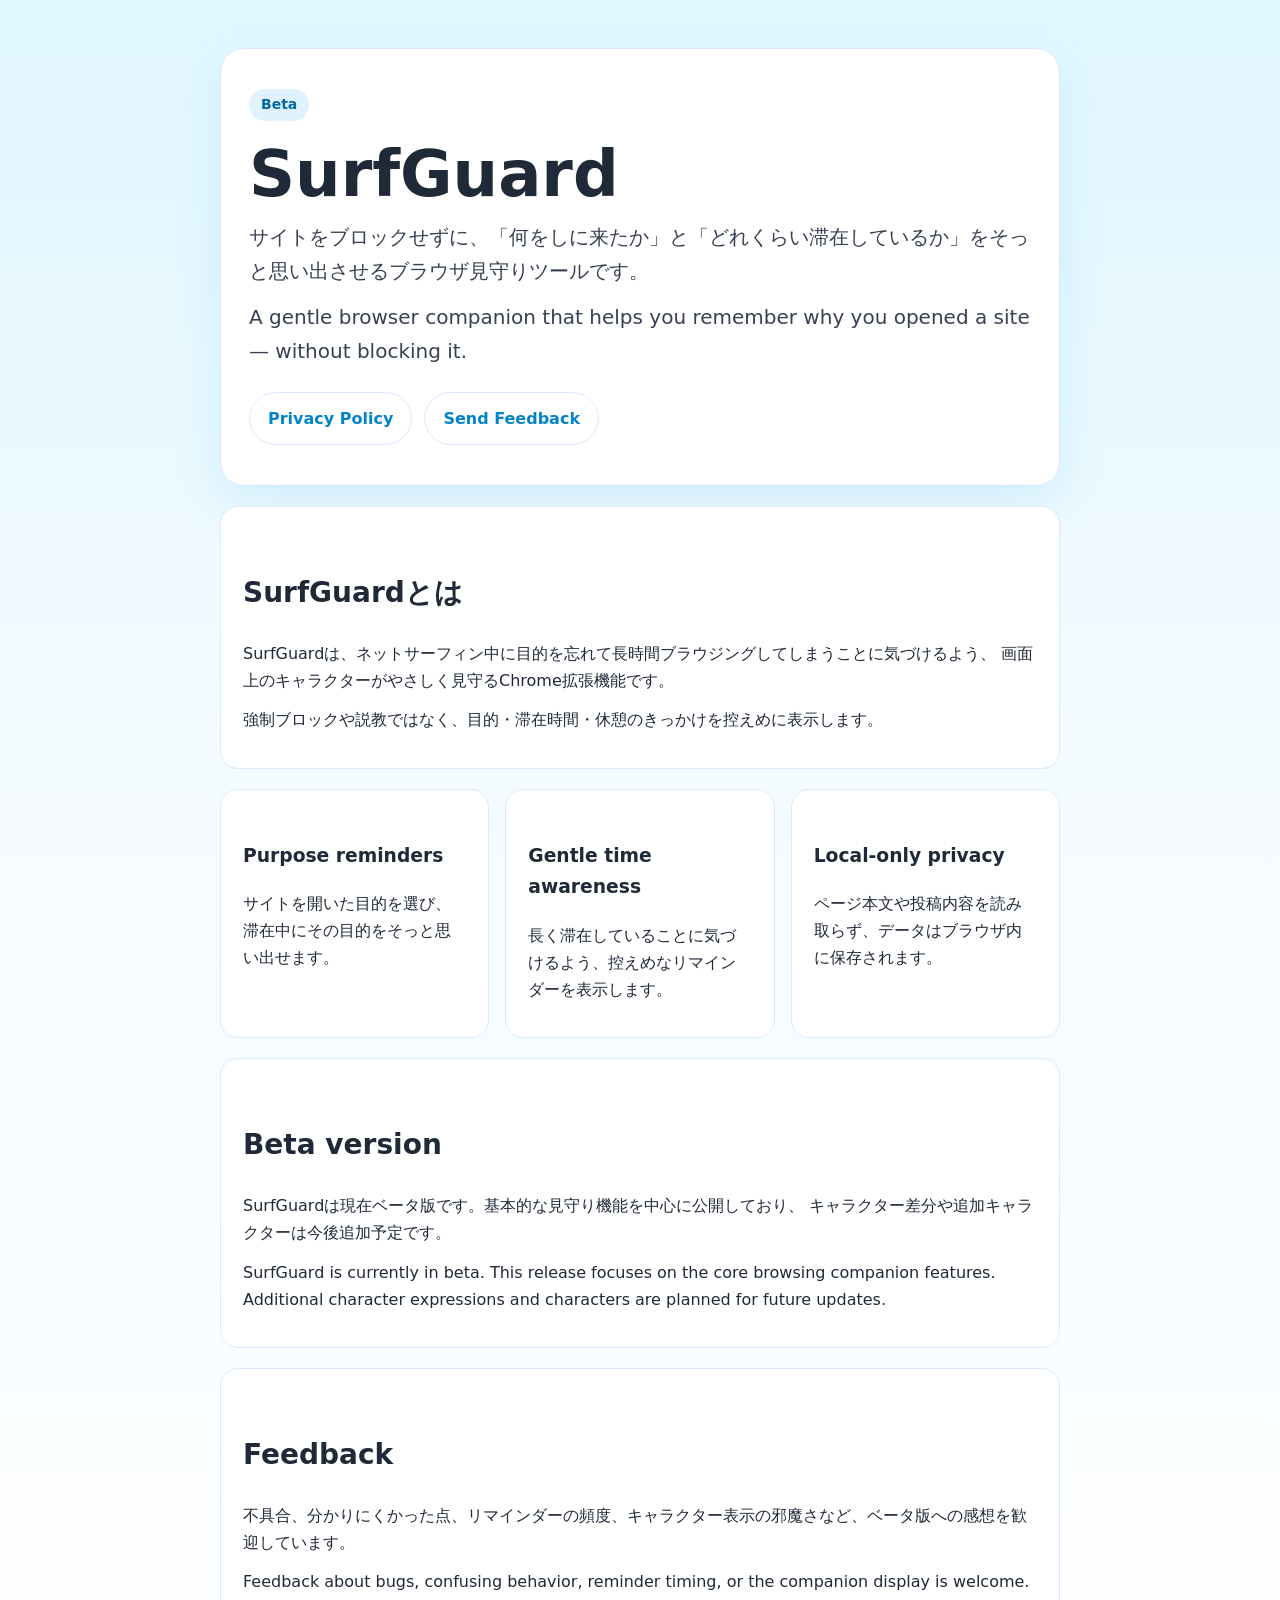
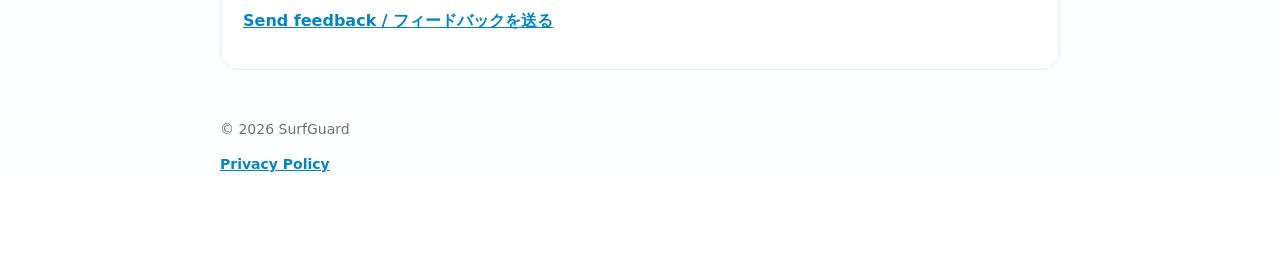
<file: index.html>
<!doctype html>
<html lang="ja">
<head>
  <meta charset="utf-8">
  <title>SurfGuard - Gentle browsing companion</title>
  <meta name="viewport" content="width=device-width, initial-scale=1">
  <meta name="description" content="SurfGuard is a gentle Chrome extension that helps you remember why you opened a site without blocking your browsing.">
  <link rel="stylesheet" href="./style.css">
</head>
<body>
  <main>
    <section class="hero">
      <span class="badge">Beta</span>
      <h1>SurfGuard</h1>

      <p class="lead">
        サイトをブロックせずに、「何をしに来たか」と「どれくらい滞在しているか」をそっと思い出させるブラウザ見守りツールです。
      </p>

      <p class="lead">
        A gentle browser companion that helps you remember why you opened a site — without blocking it.
      </p>

      <div class="button-row">
        <a class="button secondary" href="./privacy.html">Privacy Policy</a>
        <a class="button secondary" href="https://docs.google.com/forms/d/e/1FAIpQLSchtyDY9oQes76oaLsYjVr55i9IT2gR5FN0SwGCWLtFIF5DYA/viewform">Send Feedback</a>
      </div>
    </section>

    <section class="card">
      <h2>SurfGuardとは</h2>

      <p>
        SurfGuardは、ネットサーフィン中に目的を忘れて長時間ブラウジングしてしまうことに気づけるよう、
        画面上のキャラクターがやさしく見守るChrome拡張機能です。
      </p>

      <p>
        強制ブロックや説教ではなく、目的・滞在時間・休憩のきっかけを控えめに表示します。
      </p>
    </section>

    <section class="grid">
      <div class="card">
        <h3>Purpose reminders</h3>
        <p>
          サイトを開いた目的を選び、滞在中にその目的をそっと思い出せます。
        </p>
      </div>

      <div class="card">
        <h3>Gentle time awareness</h3>
        <p>
          長く滞在していることに気づけるよう、控えめなリマインダーを表示します。
        </p>
      </div>

      <div class="card">
        <h3>Local-only privacy</h3>
        <p>
          ページ本文や投稿内容を読み取らず、データはブラウザ内に保存されます。
        </p>
      </div>
    </section>

    <section class="card">
      <h2>Beta version</h2>

      <p>
        SurfGuardは現在ベータ版です。基本的な見守り機能を中心に公開しており、
        キャラクター差分や追加キャラクターは今後追加予定です。
      </p>

      <p>
        SurfGuard is currently in beta. This release focuses on the core browsing companion features.
        Additional character expressions and characters are planned for future updates.
      </p>
    </section>

    <section class="card">
      <h2>Feedback</h2>

      <p>
        不具合、分かりにくかった点、リマインダーの頻度、キャラクター表示の邪魔さなど、ベータ版への感想を歓迎しています。
      </p>

      <p>
        Feedback about bugs, confusing behavior, reminder timing, or the companion display is welcome.
      </p>

      <p>
        <a href="https://docs.google.com/forms/d/e/1FAIpQLSchtyDY9oQes76oaLsYjVr55i9IT2gR5FN0SwGCWLtFIF5DYA/viewform">Send feedback / フィードバックを送る</a>
      </p>
    </section>

    <footer>
      <p>© 2026 SurfGuard</p>
      <p><a href="./privacy.html">Privacy Policy</a></p>
    </footer>
  </main>
</body>
</html>
</file>
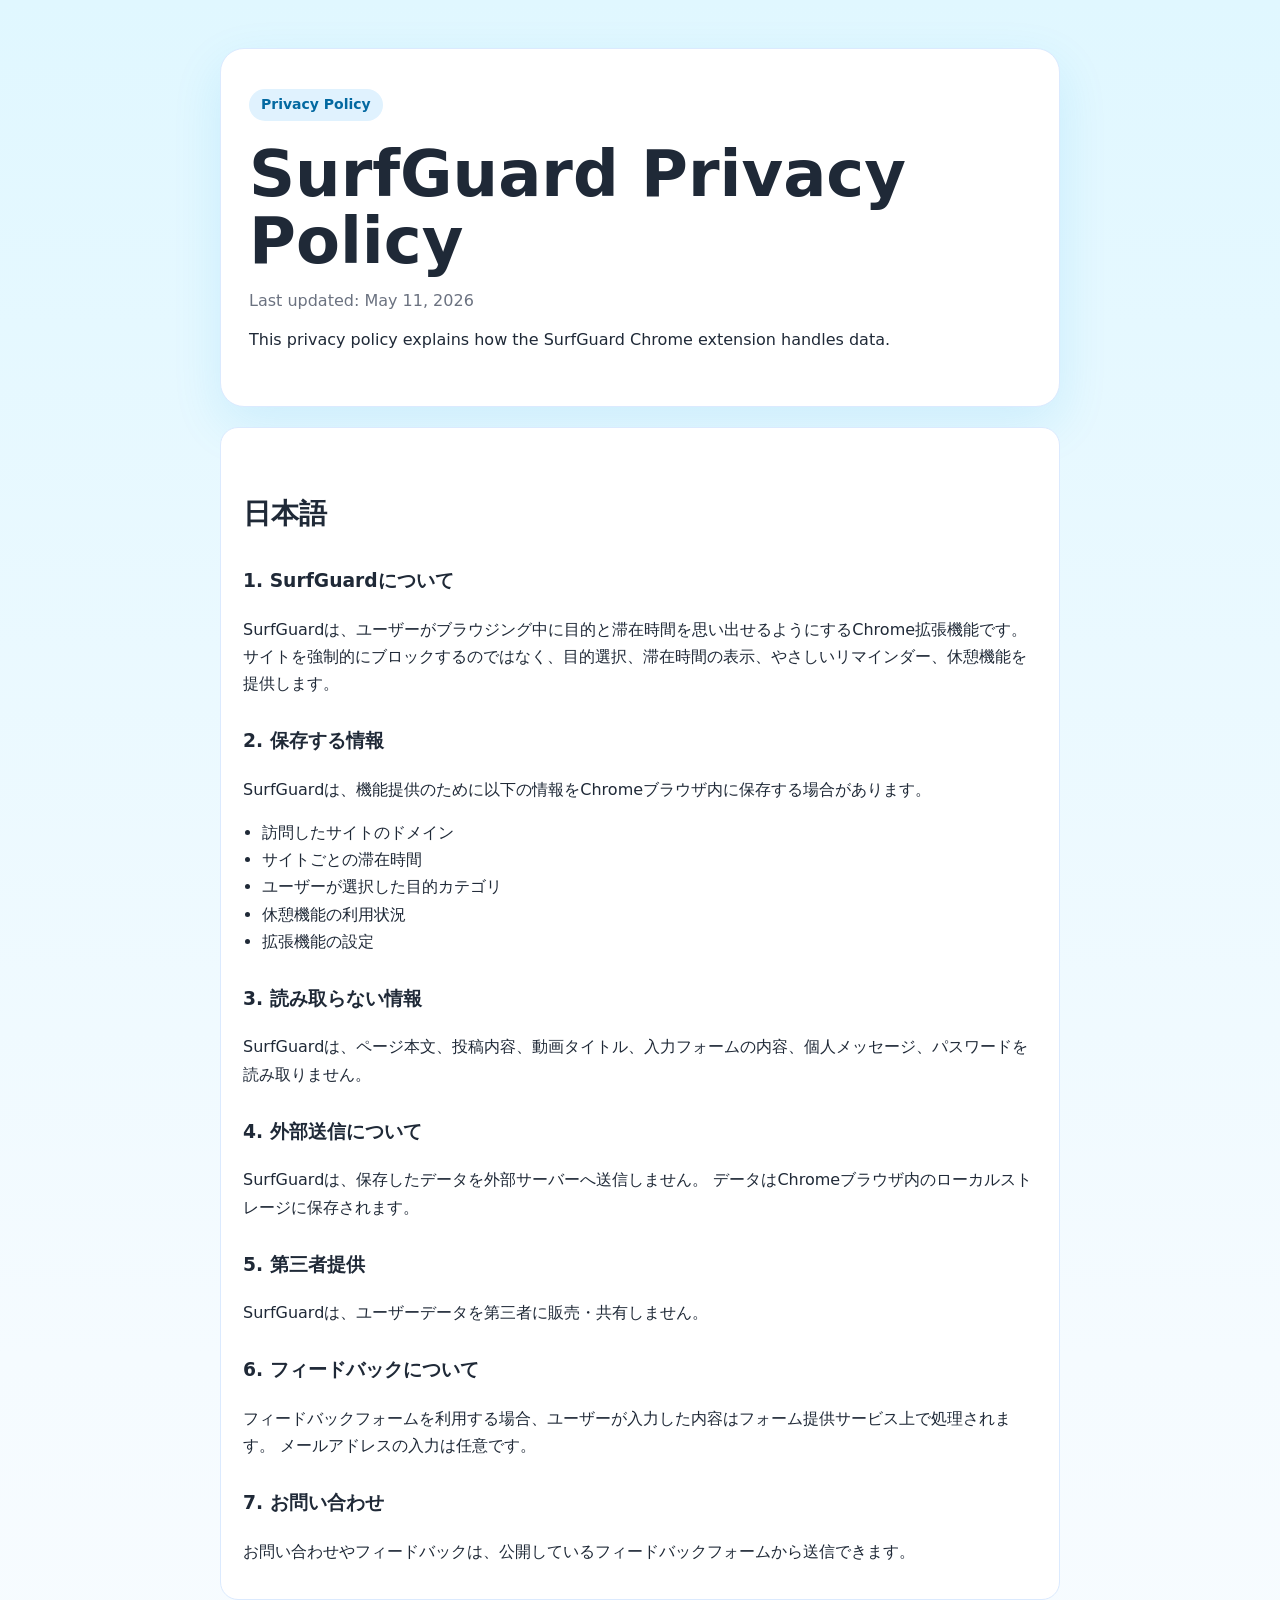
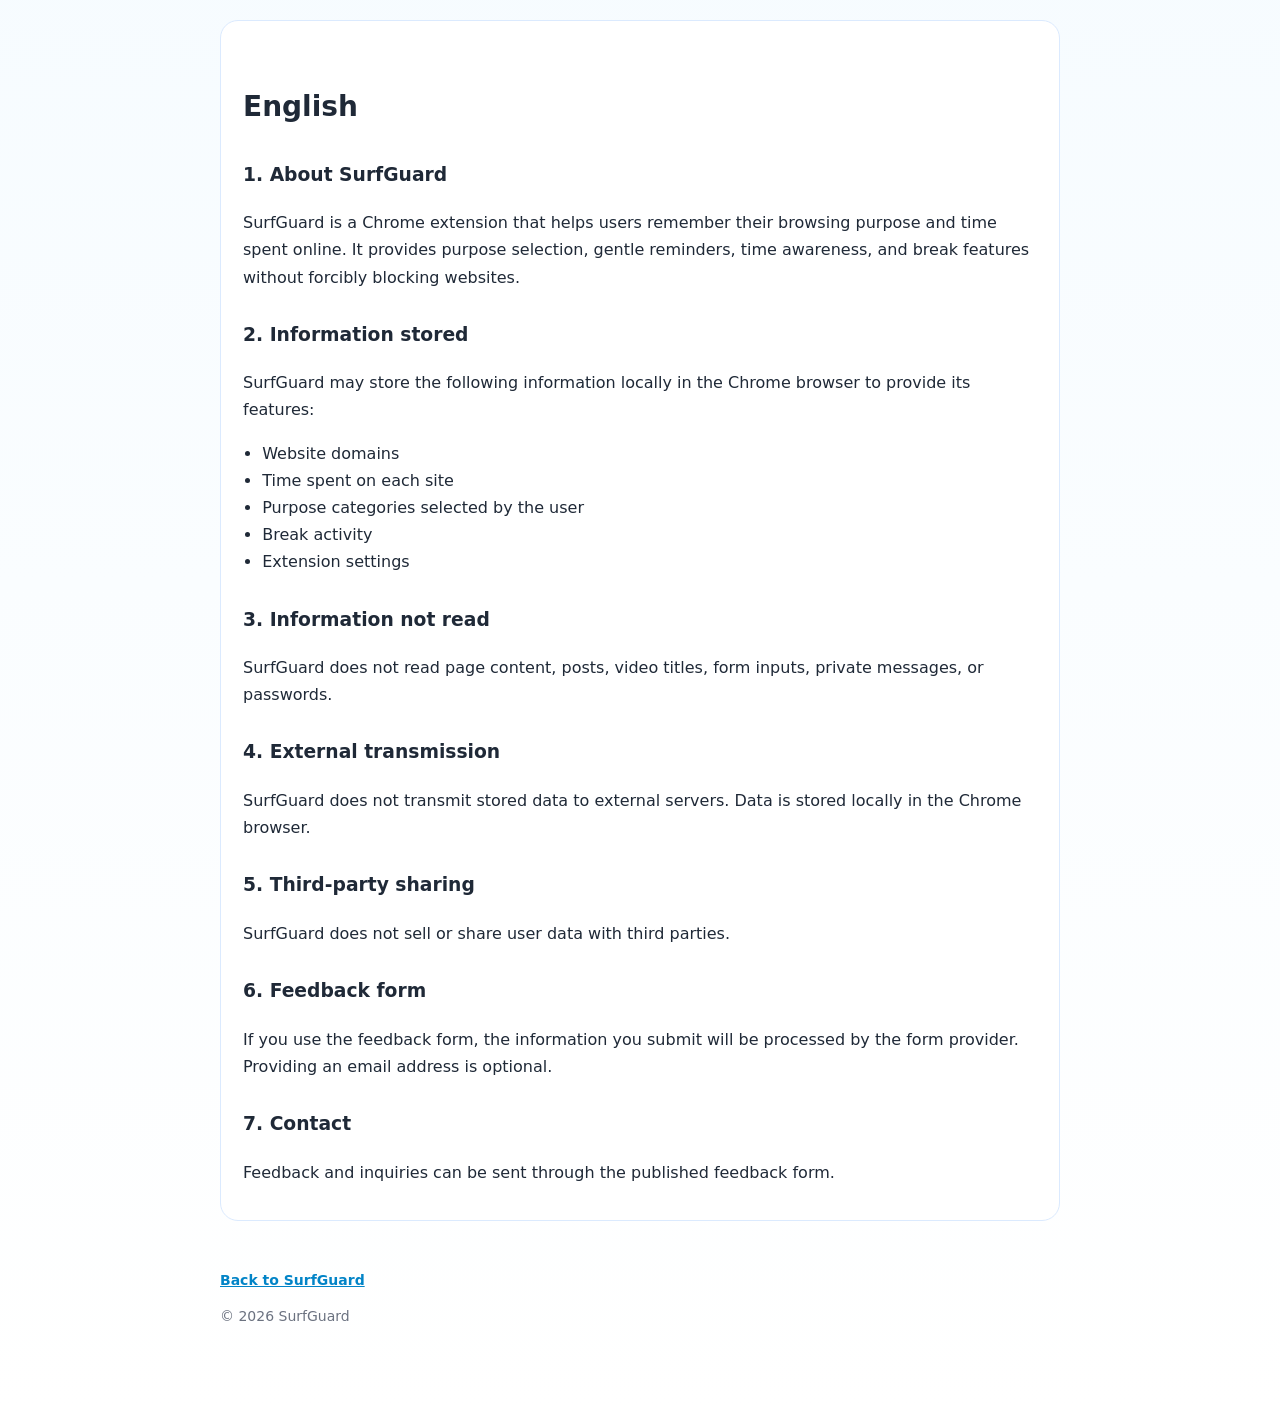
<file: privacy.html>
<!doctype html>
<html lang="ja">
<head>
  <meta charset="utf-8">
  <title>SurfGuard Privacy Policy</title>
  <meta name="viewport" content="width=device-width, initial-scale=1">
  <meta name="description" content="Privacy Policy for SurfGuard Chrome extension.">
  <link rel="stylesheet" href="./style.css">
</head>
<body>
  <main>
    <section class="hero">
      <span class="badge">Privacy Policy</span>
      <h1>SurfGuard Privacy Policy</h1>
      <p class="muted">Last updated: May 11, 2026</p>
      <p>
        This privacy policy explains how the SurfGuard Chrome extension handles data.
      </p>
    </section>

    <section class="card">
      <h2>日本語</h2>

      <h3>1. SurfGuardについて</h3>
      <p>
        SurfGuardは、ユーザーがブラウジング中に目的と滞在時間を思い出せるようにするChrome拡張機能です。
        サイトを強制的にブロックするのではなく、目的選択、滞在時間の表示、やさしいリマインダー、休憩機能を提供します。
      </p>

      <h3>2. 保存する情報</h3>
      <p>
        SurfGuardは、機能提供のために以下の情報をChromeブラウザ内に保存する場合があります。
      </p>
      <ul>
        <li>訪問したサイトのドメイン</li>
        <li>サイトごとの滞在時間</li>
        <li>ユーザーが選択した目的カテゴリ</li>
        <li>休憩機能の利用状況</li>
        <li>拡張機能の設定</li>
      </ul>

      <h3>3. 読み取らない情報</h3>
      <p>
        SurfGuardは、ページ本文、投稿内容、動画タイトル、入力フォームの内容、個人メッセージ、パスワードを読み取りません。
      </p>

      <h3>4. 外部送信について</h3>
      <p>
        SurfGuardは、保存したデータを外部サーバーへ送信しません。
        データはChromeブラウザ内のローカルストレージに保存されます。
      </p>

      <h3>5. 第三者提供</h3>
      <p>
        SurfGuardは、ユーザーデータを第三者に販売・共有しません。
      </p>

      <h3>6. フィードバックについて</h3>
      <p>
        フィードバックフォームを利用する場合、ユーザーが入力した内容はフォーム提供サービス上で処理されます。
        メールアドレスの入力は任意です。
      </p>

      <h3>7. お問い合わせ</h3>
      <p>
        お問い合わせやフィードバックは、公開しているフィードバックフォームから送信できます。
      </p>
    </section>

    <section class="card">
      <h2>English</h2>

      <h3>1. About SurfGuard</h3>
      <p>
        SurfGuard is a Chrome extension that helps users remember their browsing purpose and time spent online.
        It provides purpose selection, gentle reminders, time awareness, and break features without forcibly blocking websites.
      </p>

      <h3>2. Information stored</h3>
      <p>
        SurfGuard may store the following information locally in the Chrome browser to provide its features:
      </p>
      <ul>
        <li>Website domains</li>
        <li>Time spent on each site</li>
        <li>Purpose categories selected by the user</li>
        <li>Break activity</li>
        <li>Extension settings</li>
      </ul>

      <h3>3. Information not read</h3>
      <p>
        SurfGuard does not read page content, posts, video titles, form inputs, private messages, or passwords.
      </p>

      <h3>4. External transmission</h3>
      <p>
        SurfGuard does not transmit stored data to external servers.
        Data is stored locally in the Chrome browser.
      </p>

      <h3>5. Third-party sharing</h3>
      <p>
        SurfGuard does not sell or share user data with third parties.
      </p>

      <h3>6. Feedback form</h3>
      <p>
        If you use the feedback form, the information you submit will be processed by the form provider.
        Providing an email address is optional.
      </p>

      <h3>7. Contact</h3>
      <p>
        Feedback and inquiries can be sent through the published feedback form.
      </p>
    </section>

    <footer>
      <p><a href="./index.html">Back to SurfGuard</a></p>
      <p>© 2026 SurfGuard</p>
    </footer>
  </main>
</body>
</html>
</file>
<file: style.css>
:root {
  color-scheme: light;
  --bg: #f5fbff;
  --card: #ffffff;
  --text: #1f2937;
  --muted: #6b7280;
  --accent: #0ea5e9;
  --accent-soft: #e0f2fe;
  --border: #dbeafe;
}

* {
  box-sizing: border-box;
}

body {
  margin: 0;
  font-family: system-ui, -apple-system, BlinkMacSystemFont, "Segoe UI", sans-serif;
  background: linear-gradient(180deg, #e0f7ff 0%, #f5fbff 45%, #ffffff 100%);
  color: var(--text);
  line-height: 1.7;
}

main {
  max-width: 880px;
  margin: 0 auto;
  padding: 48px 20px 72px;
}

.hero {
  padding: 40px 28px;
  background: var(--card);
  border: 1px solid var(--border);
  border-radius: 24px;
  box-shadow: 0 18px 50px rgba(14, 165, 233, 0.12);
}

.badge {
  display: inline-block;
  padding: 4px 12px;
  border-radius: 999px;
  background: var(--accent-soft);
  color: #0369a1;
  font-size: 14px;
  font-weight: 700;
}

h1 {
  margin: 20px 0 12px;
  font-size: clamp(36px, 7vw, 64px);
  line-height: 1.05;
}

h2 {
  margin-top: 40px;
  font-size: 28px;
}

h3 {
  margin-top: 28px;
}

p {
  margin: 12px 0;
}

.lead {
  font-size: 20px;
  color: #374151;
}

.muted {
  color: var(--muted);
}

.card {
  margin-top: 20px;
  padding: 22px;
  background: var(--card);
  border: 1px solid var(--border);
  border-radius: 18px;
}

.grid {
  display: grid;
  gap: 16px;
  grid-template-columns: repeat(auto-fit, minmax(220px, 1fr));
}

a {
  color: #0284c7;
  font-weight: 700;
}

.button-row {
  display: flex;
  flex-wrap: wrap;
  gap: 12px;
  margin-top: 24px;
}

.button {
  display: inline-block;
  padding: 12px 18px;
  border-radius: 999px;
  background: var(--accent);
  color: white;
  text-decoration: none;
}

.button.secondary {
  background: white;
  color: #0284c7;
  border: 1px solid var(--border);
}

ul {
  padding-left: 1.2em;
}

hr {
  margin: 40px 0;
  border: 0;
  border-top: 1px solid var(--border);
}

footer {
  margin-top: 48px;
  color: var(--muted);
  font-size: 14px;
}
</file>
